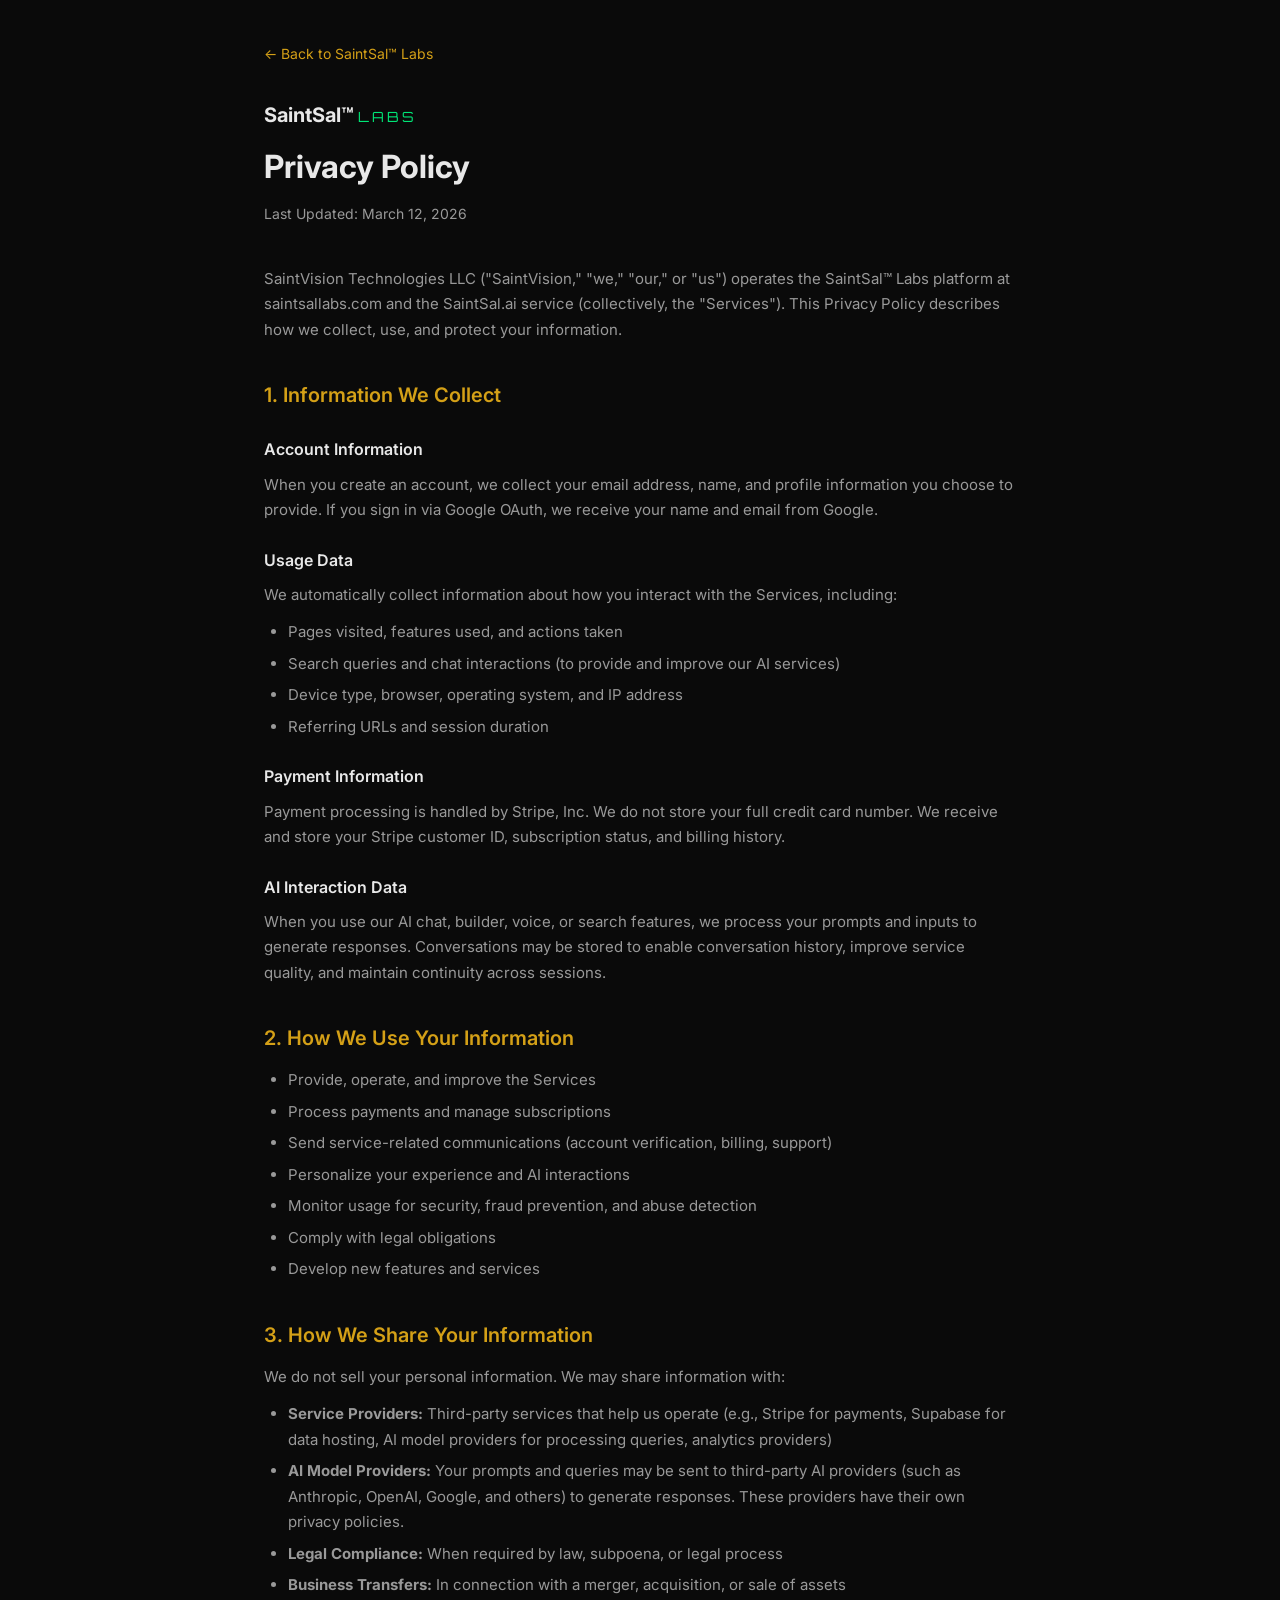
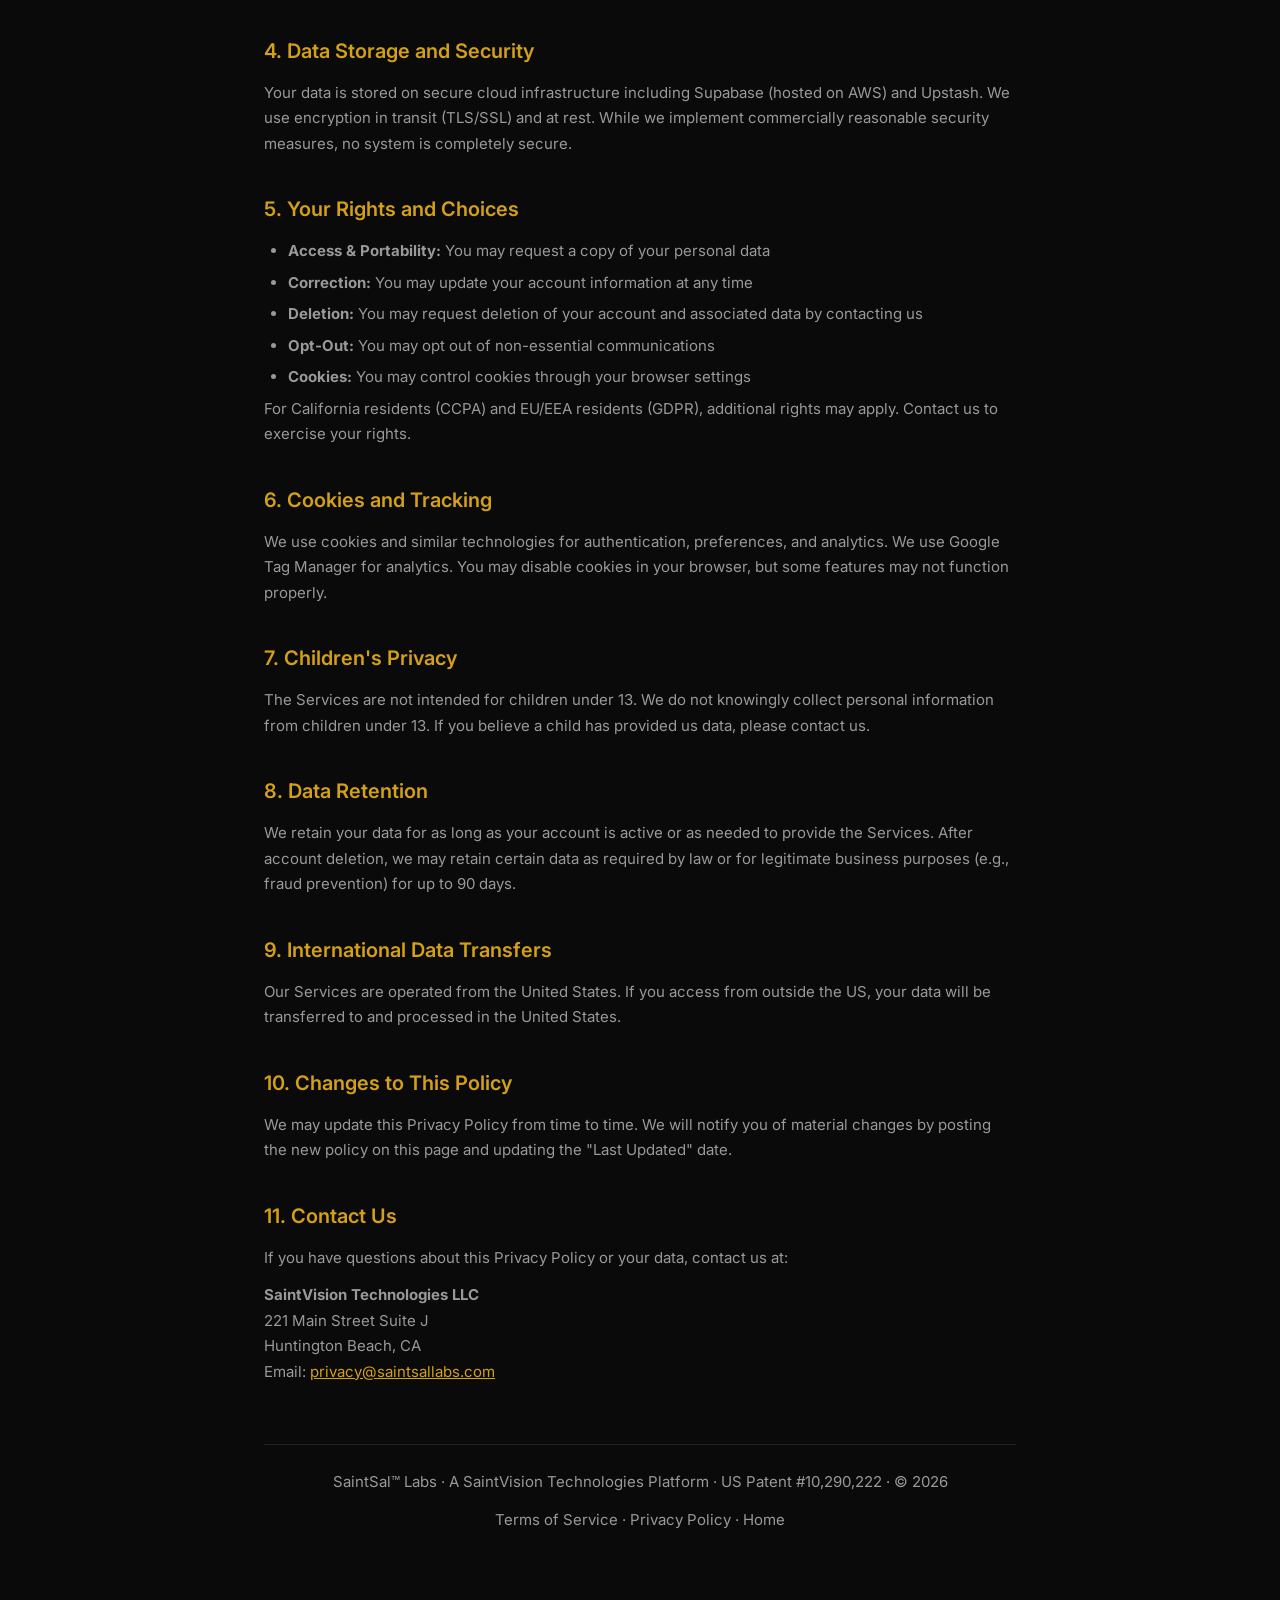
<file: privacy.html>
<!DOCTYPE html>
<html lang="en" data-theme="dark">
<head>
<meta charset="UTF-8">
<meta name="viewport" content="width=device-width, initial-scale=1.0">
<title>Privacy Policy — SaintSal™ Labs</title>
<meta name="description" content="Privacy Policy for SaintSal™ Labs by SaintVision Technologies LLC.">
<link rel="icon" type="image/png" href="favicon.png">
<link rel="apple-touch-icon" href="saintsal-icon.png">
<link rel="preconnect" href="https://fonts.googleapis.com">
<link rel="preconnect" href="https://fonts.gstatic.com" crossorigin>
<link href="https://fonts.googleapis.com/css2?family=Inter:wght@300;400;500;600;700&family=Orbitron:wght@700&display=swap" rel="stylesheet">
<style>
:root { --bg: #0a0a0a; --surface: #141414; --border: #222; --text: #e8e8e8; --text-secondary: #999; --gold: #d4a017; --green: #00e676; }
* { margin: 0; padding: 0; box-sizing: border-box; }
body { font-family: 'Inter', -apple-system, sans-serif; background: var(--bg); color: var(--text); line-height: 1.7; }
.legal-page { max-width: 800px; margin: 0 auto; padding: 40px 24px 80px; }
.legal-back { display: inline-flex; align-items: center; gap: 6px; color: var(--gold); text-decoration: none; font-size: 14px; margin-bottom: 32px; }
.legal-back:hover { text-decoration: underline; }
.legal-brand { display: flex; align-items: baseline; gap: 4px; margin-bottom: 8px; }
.legal-brand-name { font-size: 20px; font-weight: 700; color: var(--text); }
.legal-brand-labs { font-family: 'Orbitron', monospace; font-size: 14px; color: var(--green); letter-spacing: 3px; }
h1 { font-size: 32px; font-weight: 700; margin-bottom: 8px; }
.legal-updated { color: var(--text-secondary); font-size: 14px; margin-bottom: 40px; }
h2 { font-size: 20px; font-weight: 600; margin: 36px 0 12px; color: var(--gold); }
h3 { font-size: 16px; font-weight: 600; margin: 24px 0 8px; }
p, li { font-size: 15px; color: var(--text-secondary); margin-bottom: 12px; }
ul { padding-left: 24px; }
li { margin-bottom: 6px; }
a { color: var(--gold); }
.legal-footer { margin-top: 60px; padding-top: 24px; border-top: 1px solid var(--border); text-align: center; color: var(--text-secondary); font-size: 13px; }
.legal-footer a { color: var(--text-secondary); text-decoration: none; }
.legal-footer a:hover { color: var(--gold); }
</style>
</head>
<body>
<div class="legal-page">
  <a href="/" class="legal-back">← Back to SaintSal™ Labs</a>
  <div class="legal-brand">
    <span class="legal-brand-name">SaintSal™</span>
    <span class="legal-brand-labs">LABS</span>
  </div>
  <h1>Privacy Policy</h1>
  <p class="legal-updated">Last Updated: March 12, 2026</p>

  <p>SaintVision Technologies LLC ("SaintVision," "we," "our," or "us") operates the SaintSal™ Labs platform at saintsallabs.com and the SaintSal.ai service (collectively, the "Services"). This Privacy Policy describes how we collect, use, and protect your information.</p>

  <h2>1. Information We Collect</h2>

  <h3>Account Information</h3>
  <p>When you create an account, we collect your email address, name, and profile information you choose to provide. If you sign in via Google OAuth, we receive your name and email from Google.</p>

  <h3>Usage Data</h3>
  <p>We automatically collect information about how you interact with the Services, including:</p>
  <ul>
    <li>Pages visited, features used, and actions taken</li>
    <li>Search queries and chat interactions (to provide and improve our AI services)</li>
    <li>Device type, browser, operating system, and IP address</li>
    <li>Referring URLs and session duration</li>
  </ul>

  <h3>Payment Information</h3>
  <p>Payment processing is handled by Stripe, Inc. We do not store your full credit card number. We receive and store your Stripe customer ID, subscription status, and billing history.</p>

  <h3>AI Interaction Data</h3>
  <p>When you use our AI chat, builder, voice, or search features, we process your prompts and inputs to generate responses. Conversations may be stored to enable conversation history, improve service quality, and maintain continuity across sessions.</p>

  <h2>2. How We Use Your Information</h2>
  <ul>
    <li>Provide, operate, and improve the Services</li>
    <li>Process payments and manage subscriptions</li>
    <li>Send service-related communications (account verification, billing, support)</li>
    <li>Personalize your experience and AI interactions</li>
    <li>Monitor usage for security, fraud prevention, and abuse detection</li>
    <li>Comply with legal obligations</li>
    <li>Develop new features and services</li>
  </ul>

  <h2>3. How We Share Your Information</h2>
  <p>We do not sell your personal information. We may share information with:</p>
  <ul>
    <li><strong>Service Providers:</strong> Third-party services that help us operate (e.g., Stripe for payments, Supabase for data hosting, AI model providers for processing queries, analytics providers)</li>
    <li><strong>AI Model Providers:</strong> Your prompts and queries may be sent to third-party AI providers (such as Anthropic, OpenAI, Google, and others) to generate responses. These providers have their own privacy policies.</li>
    <li><strong>Legal Compliance:</strong> When required by law, subpoena, or legal process</li>
    <li><strong>Business Transfers:</strong> In connection with a merger, acquisition, or sale of assets</li>
  </ul>

  <h2>4. Data Storage and Security</h2>
  <p>Your data is stored on secure cloud infrastructure including Supabase (hosted on AWS) and Upstash. We use encryption in transit (TLS/SSL) and at rest. While we implement commercially reasonable security measures, no system is completely secure.</p>

  <h2>5. Your Rights and Choices</h2>
  <ul>
    <li><strong>Access & Portability:</strong> You may request a copy of your personal data</li>
    <li><strong>Correction:</strong> You may update your account information at any time</li>
    <li><strong>Deletion:</strong> You may request deletion of your account and associated data by contacting us</li>
    <li><strong>Opt-Out:</strong> You may opt out of non-essential communications</li>
    <li><strong>Cookies:</strong> You may control cookies through your browser settings</li>
  </ul>
  <p>For California residents (CCPA) and EU/EEA residents (GDPR), additional rights may apply. Contact us to exercise your rights.</p>

  <h2>6. Cookies and Tracking</h2>
  <p>We use cookies and similar technologies for authentication, preferences, and analytics. We use Google Tag Manager for analytics. You may disable cookies in your browser, but some features may not function properly.</p>

  <h2>7. Children's Privacy</h2>
  <p>The Services are not intended for children under 13. We do not knowingly collect personal information from children under 13. If you believe a child has provided us data, please contact us.</p>

  <h2>8. Data Retention</h2>
  <p>We retain your data for as long as your account is active or as needed to provide the Services. After account deletion, we may retain certain data as required by law or for legitimate business purposes (e.g., fraud prevention) for up to 90 days.</p>

  <h2>9. International Data Transfers</h2>
  <p>Our Services are operated from the United States. If you access from outside the US, your data will be transferred to and processed in the United States.</p>

  <h2>10. Changes to This Policy</h2>
  <p>We may update this Privacy Policy from time to time. We will notify you of material changes by posting the new policy on this page and updating the "Last Updated" date.</p>

  <h2>11. Contact Us</h2>
  <p>If you have questions about this Privacy Policy or your data, contact us at:</p>
  <p>
    <strong>SaintVision Technologies LLC</strong><br>
    221 Main Street Suite J<br>
    Huntington Beach, CA<br>
    Email: <a href="mailto:privacy@saintsallabs.com">privacy@saintsallabs.com</a>
  </p>

  <div class="legal-footer">
    <p>SaintSal™ Labs · A SaintVision Technologies Platform · US Patent #10,290,222 · © 2026</p>
    <p style="margin-top:8px"><a href="/terms.html">Terms of Service</a> · <a href="/privacy.html">Privacy Policy</a> · <a href="/">Home</a></p>
  </div>
</div>
</body>
</html>
</file>
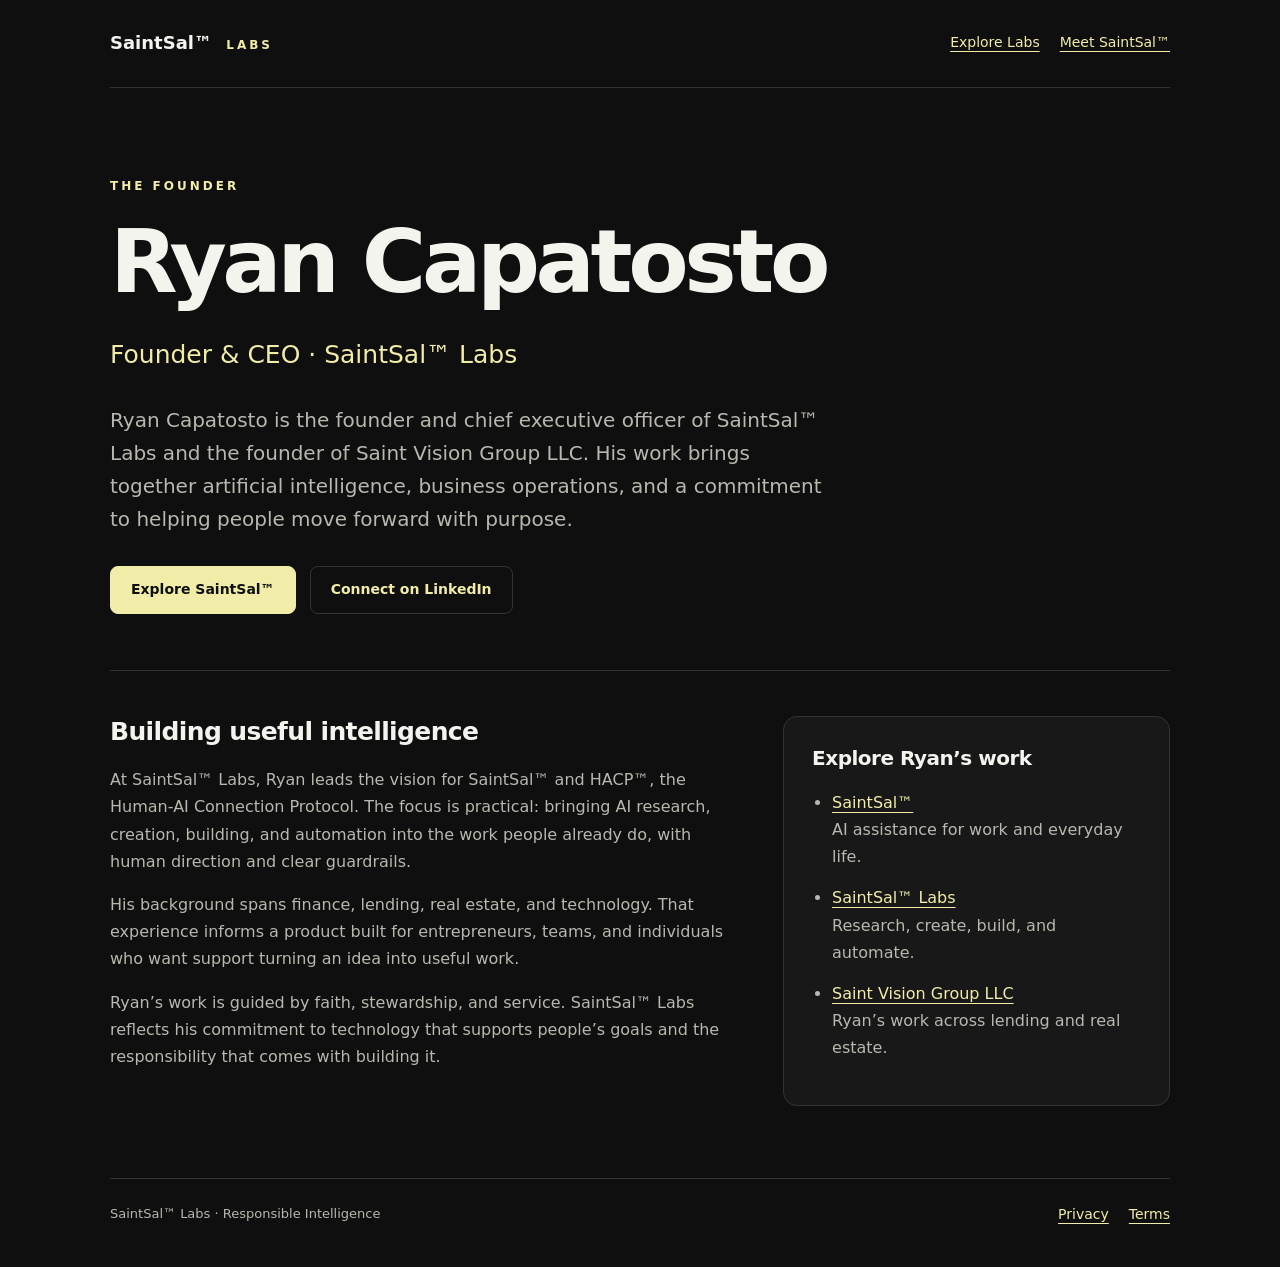
<file: ryan-capatosto.html>
<!DOCTYPE html>
<html lang="en">
<head>
<meta charset="UTF-8">
<meta name="viewport" content="width=device-width, initial-scale=1">
<title>Ryan Capatosto — Founder &amp; CEO of SaintSal™ Labs</title>
<meta name="description" content="Meet Ryan Capatosto, founder and CEO of SaintSal™ Labs and founder of Saint Vision Group LLC. Explore his work with SaintSal™ and HACP™.">
<meta name="author" content="SaintSal™ Labs">
<meta name="theme-color" content="#0f0f0f">
<link rel="canonical" href="https://www.saintsallabs.com/ryan-capatosto.html">
<link rel="icon" type="image/png" href="/favicon.png">
<meta property="og:type" content="profile">
<meta property="og:site_name" content="SaintSal™ Labs">
<meta property="og:title" content="Ryan Capatosto — Founder &amp; CEO of SaintSal™ Labs">
<meta property="og:description" content="Meet Ryan Capatosto, founder and CEO of SaintSal™ Labs and founder of Saint Vision Group LLC. Explore his work with SaintSal™ and HACP™.">
<meta property="og:url" content="https://www.saintsallabs.com/ryan-capatosto.html">
<meta property="og:image" content="https://www.saintsallabs.com/saintsal-icon.png">
<meta property="og:image:alt" content="SaintSal™ brand mark">
<meta property="profile:first_name" content="Ryan">
<meta property="profile:last_name" content="Capatosto">
<meta name="twitter:card" content="summary">
<meta name="twitter:title" content="Ryan Capatosto — Founder &amp; CEO of SaintSal™ Labs">
<meta name="twitter:description" content="Meet Ryan Capatosto, founder and CEO of SaintSal™ Labs and founder of Saint Vision Group LLC. Explore his work with SaintSal™ and HACP™.">
<meta name="twitter:image" content="https://www.saintsallabs.com/saintsal-icon.png">
<meta name="twitter:image:alt" content="SaintSal™ brand mark">
<script type="application/ld+json">
{
  "@context": "https://schema.org",
  "@graph": [
    {
      "@type": "ProfilePage",
      "@id": "https://www.saintsallabs.com/ryan-capatosto.html#profile",
      "url": "https://www.saintsallabs.com/ryan-capatosto.html",
      "name": "Ryan Capatosto — Founder and CEO of SaintSal™ Labs",
      "mainEntity": {
        "@id": "https://www.saintsallabs.com/ryan-capatosto.html#person"
      },
      "isPartOf": {
        "@id": "https://www.saintsallabs.com/#website"
      }
    },
    {
      "@type": "Person",
      "@id": "https://www.saintsallabs.com/ryan-capatosto.html#person",
      "name": "Ryan Capatosto",
      "url": "https://www.saintsallabs.com/ryan-capatosto.html",
      "jobTitle": "Founder and Chief Executive Officer",
      "worksFor": {
        "@id": "https://www.saintsallabs.com/#organization"
      },
      "description": "Ryan Capatosto is the founder and CEO of SaintSal™ Labs and the founder of Saint Vision Group LLC.",
      "sameAs": [
        "https://www.linkedin.com/in/ryan-capatosto-saintsallabs"
      ]
    },
    {
      "@type": "Organization",
      "@id": "https://www.saintsallabs.com/#organization",
      "name": "SaintSal™ Labs",
      "alternateName": "SaintSal Labs",
      "url": "https://www.saintsallabs.com/",
      "logo": "https://www.saintsallabs.com/saintsal-icon.png",
      "description": "SaintSal™ Labs brings AI research, creation, app building, and automation together, powered by SaintSal™ and HACP™.",
      "founder": {
        "@id": "https://www.saintsallabs.com/ryan-capatosto.html#person"
      }
    },
    {
      "@type": "WebSite",
      "@id": "https://www.saintsallabs.com/#website",
      "name": "SaintSal™ Labs",
      "alternateName": "SaintSal Labs",
      "url": "https://www.saintsallabs.com/",
      "publisher": {
        "@id": "https://www.saintsallabs.com/#organization"
      },
      "inLanguage": "en-US"
    }
  ]
}
</script>
<style>
:root{color-scheme:dark;--bg:#0f0f0f;--surface:#181818;--gold:#f1eda9;--text:#f4f4ef;--muted:#b8b8af;--line:#34342e}
*{box-sizing:border-box}
body{margin:0;background:var(--bg);color:var(--text);font-family:Inter,system-ui,-apple-system,BlinkMacSystemFont,"Segoe UI",sans-serif;line-height:1.7}
a{color:var(--gold);text-underline-offset:4px}
a:focus-visible{outline:2px solid var(--gold);outline-offset:6px}
.skip{position:absolute;top:-80px;left:20px;background:var(--gold);color:var(--bg);padding:10px 18px;z-index:2}
.skip:focus{top:12px}
header,main,footer{width:min(1060px,100% - 48px);margin-inline:auto}
header{display:flex;align-items:center;justify-content:space-between;gap:24px;padding-block:28px;border-bottom:1px solid var(--line)}
.brand{font-size:18px;font-weight:750;text-decoration:none;color:var(--text)}
.brand span{color:var(--gold);font-size:12px;letter-spacing:3px;margin-left:8px}
nav{display:flex;flex-wrap:wrap;gap:20px;font-size:14px}
.hero{padding:88px 0 56px;max-width:820px}
.eyebrow{text-transform:uppercase;letter-spacing:3px;font-size:12px;font-weight:700;color:var(--gold);margin:0 0 20px}
h1{font-size:clamp(44px,8vw,88px);line-height:1.04;letter-spacing:-.05em;margin:0 0 26px;font-weight:750}
.role{font-size:clamp(18px,3vw,25px);color:var(--gold);margin:0 0 28px}
.lead{font-size:20px;line-height:1.65;color:var(--muted);max-width:730px}
.actions{display:flex;gap:14px;flex-wrap:wrap;margin-top:30px}
.button{padding:11px 20px;border:1px solid var(--line);border-radius:8px;text-decoration:none;font-size:14px;font-weight:650}
.button.primary{background:var(--gold);border-color:var(--gold);color:var(--bg)}
.content{display:grid;grid-template-columns:minmax(0,1.6fr) minmax(0,1fr);gap:54px;padding:45px 0 72px;border-top:1px solid var(--line)}
h2{font-size:25px;line-height:1.3;letter-spacing:-.025em;margin:0 0 18px}
p{color:var(--muted)}
.card{padding:28px;background:var(--surface);border:1px solid var(--line);border-radius:14px;align-self:start}
.card h2{font-size:20px}
ul{padding-left:20px;color:var(--muted)}
li{margin-bottom:14px}
footer{border-top:1px solid var(--line);padding:24px 0 40px;font-size:13px;color:var(--muted);display:flex;justify-content:space-between;flex-wrap:wrap;gap:16px}
@media(max-width:680px){header,main,footer{width:calc(100% - 36px)}header{align-items:flex-start;flex-direction:column;gap:12px}.hero{padding:54px 0 38px}.content{grid-template-columns:1fr;gap:28px;padding-block:32px 48px}.lead{font-size:18px}}
</style>
</head>
<body>
<a class="skip" href="#main">Skip to content</a>
<header>
<a class="brand" href="/">SaintSal™ <span>LABS</span></a>
<nav aria-label="Main navigation"><a href="/">Explore Labs</a><a href="https://www.saintsal.ai/">Meet SaintSal™</a></nav>
</header>
<main id="main">
<section class="hero" aria-labelledby="founder-name">
<p class="eyebrow">The founder</p>
<h1 id="founder-name">Ryan Capatosto</h1>
<p class="role">Founder &amp; CEO · SaintSal™ Labs</p>
<p class="lead">Ryan Capatosto is the founder and chief executive officer of SaintSal™ Labs and the founder of Saint Vision Group LLC. His work brings together artificial intelligence, business operations, and a commitment to helping people move forward with purpose.</p>
<div class="actions"><a class="button primary" href="https://www.saintsal.ai/">Explore SaintSal™</a><a class="button" href="https://www.linkedin.com/in/ryan-capatosto-saintsallabs" rel="me">Connect on LinkedIn</a></div>
</section>
<div class="content">
<section aria-labelledby="work">
<h2 id="work">Building useful intelligence</h2>
<p>At SaintSal™ Labs, Ryan leads the vision for SaintSal™ and HACP™, the Human-AI Connection Protocol. The focus is practical: bringing AI research, creation, building, and automation into the work people already do, with human direction and clear guardrails.</p>
<p>His background spans finance, lending, real estate, and technology. That experience informs a product built for entrepreneurs, teams, and individuals who want support turning an idea into useful work.</p>
<p>Ryan’s work is guided by faith, stewardship, and service. SaintSal™ Labs reflects his commitment to technology that supports people’s goals and the responsibility that comes with building it.</p>
</section>
<aside class="card" aria-labelledby="platforms">
<h2 id="platforms">Explore Ryan’s work</h2>
<ul>
<li><a href="https://www.saintsal.ai/">SaintSal™</a><br>AI assistance for work and everyday life.</li>
<li><a href="/">SaintSal™ Labs</a><br>Research, create, build, and automate.</li>
<li><a href="https://saintvisiongroup.com/">Saint Vision Group LLC</a><br>Ryan’s work across lending and real estate.</li>
</ul>
</aside>
</div>
</main>
<footer><span>SaintSal™ Labs · Responsible Intelligence</span><nav aria-label="Legal"><a href="/privacy.html">Privacy</a><a href="/terms.html">Terms</a></nav></footer>
</body>
</html>
</file>
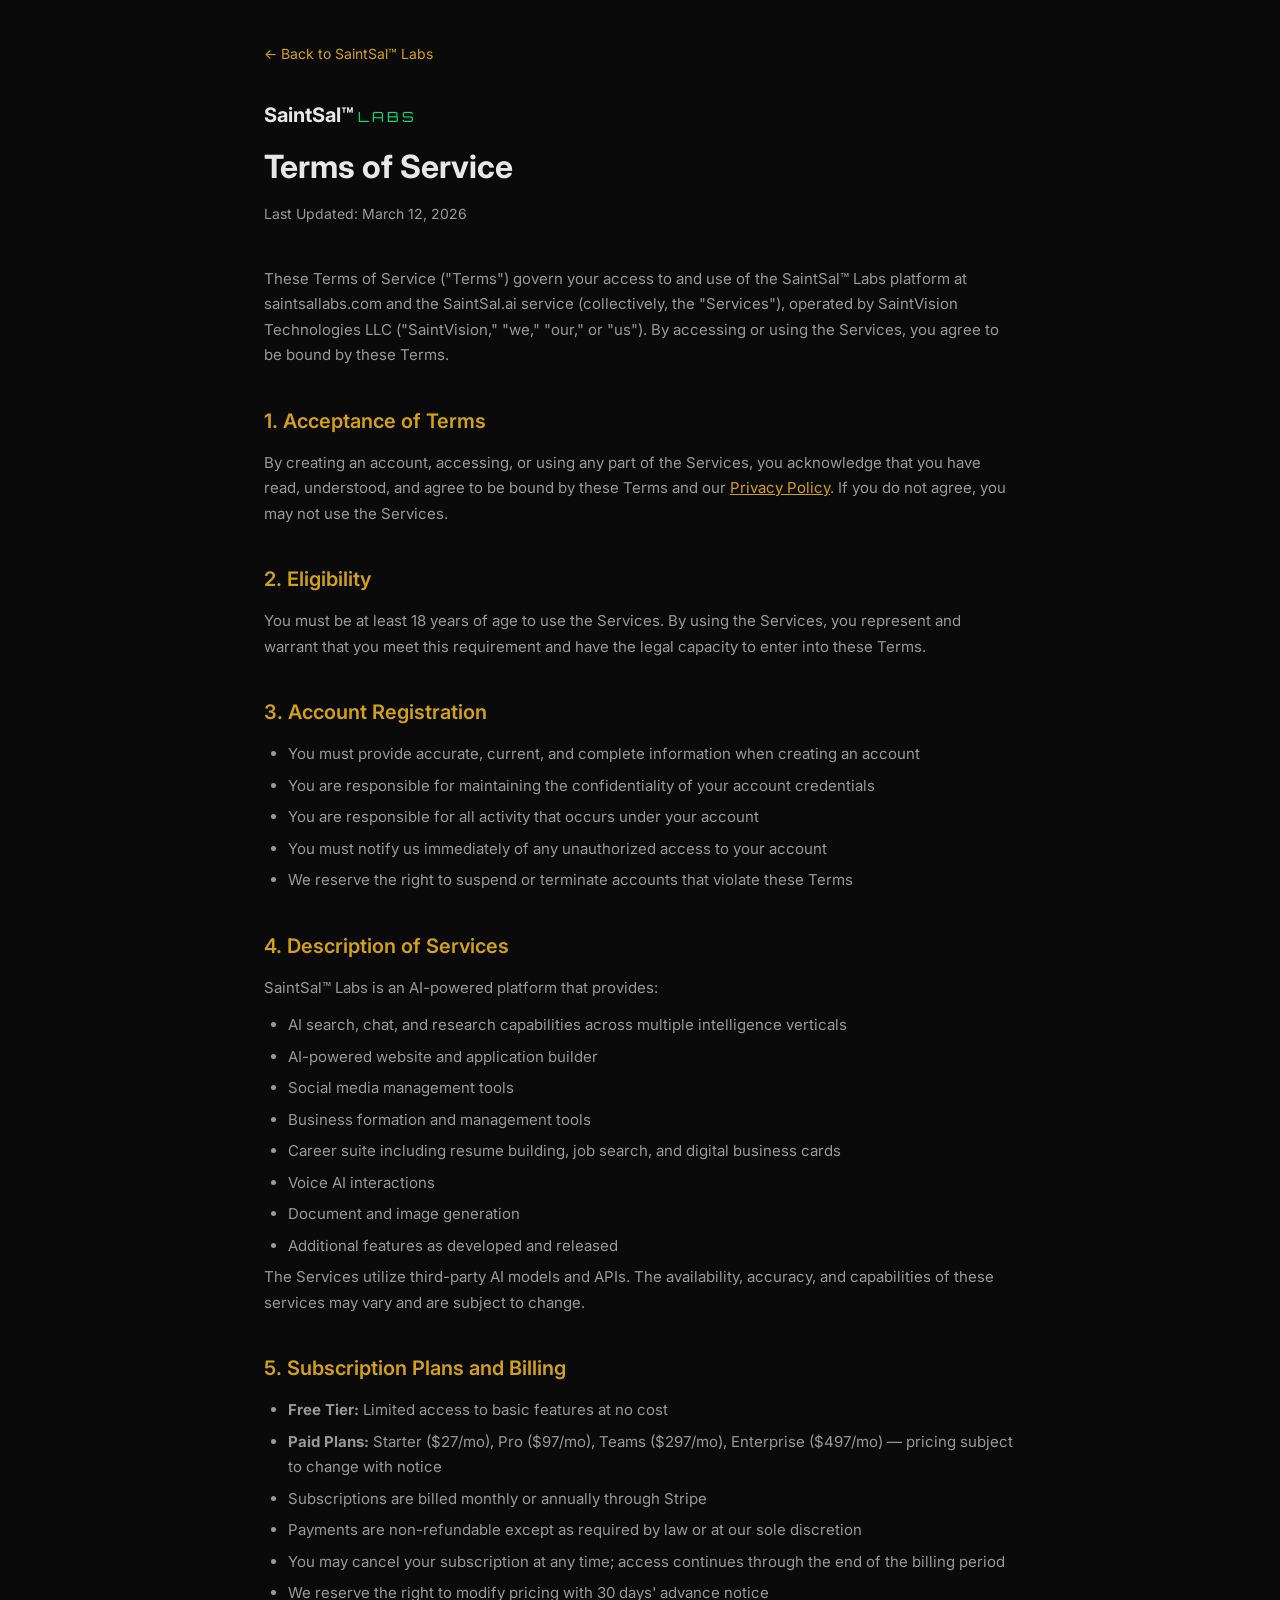
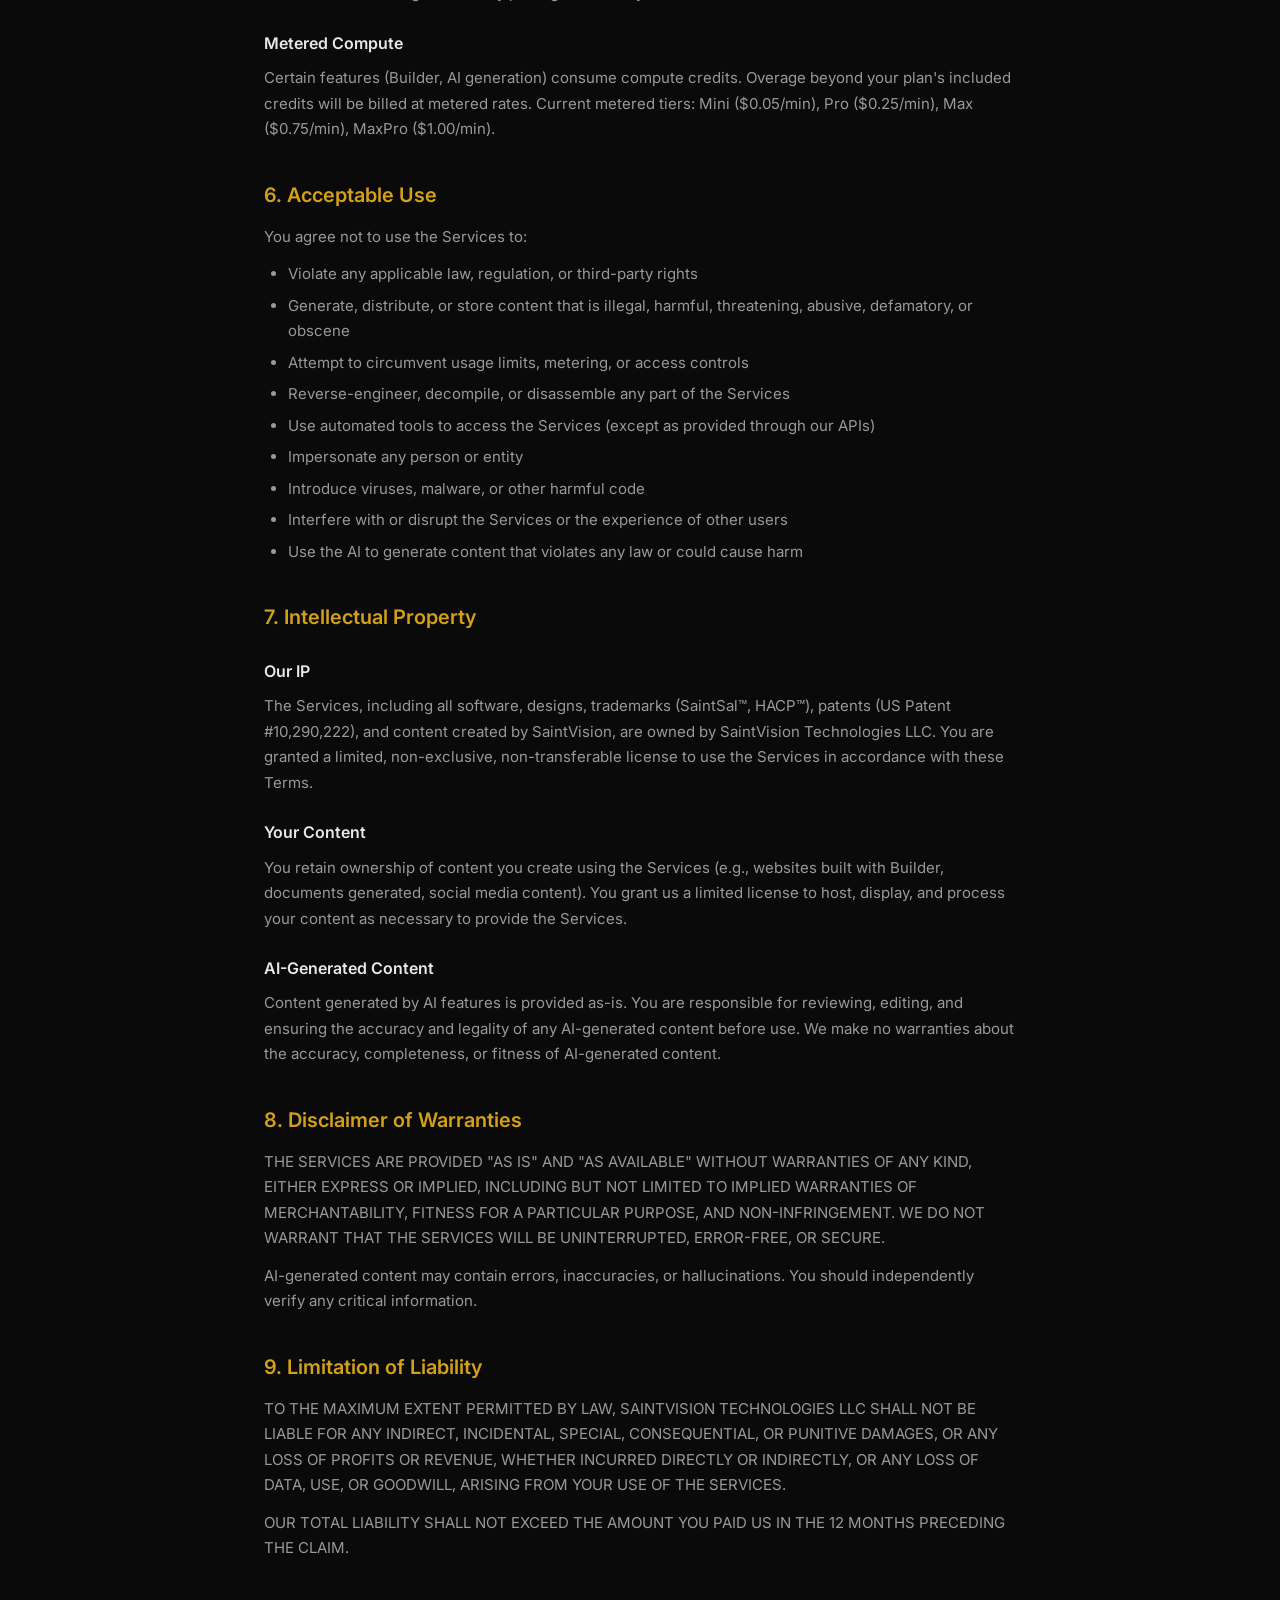
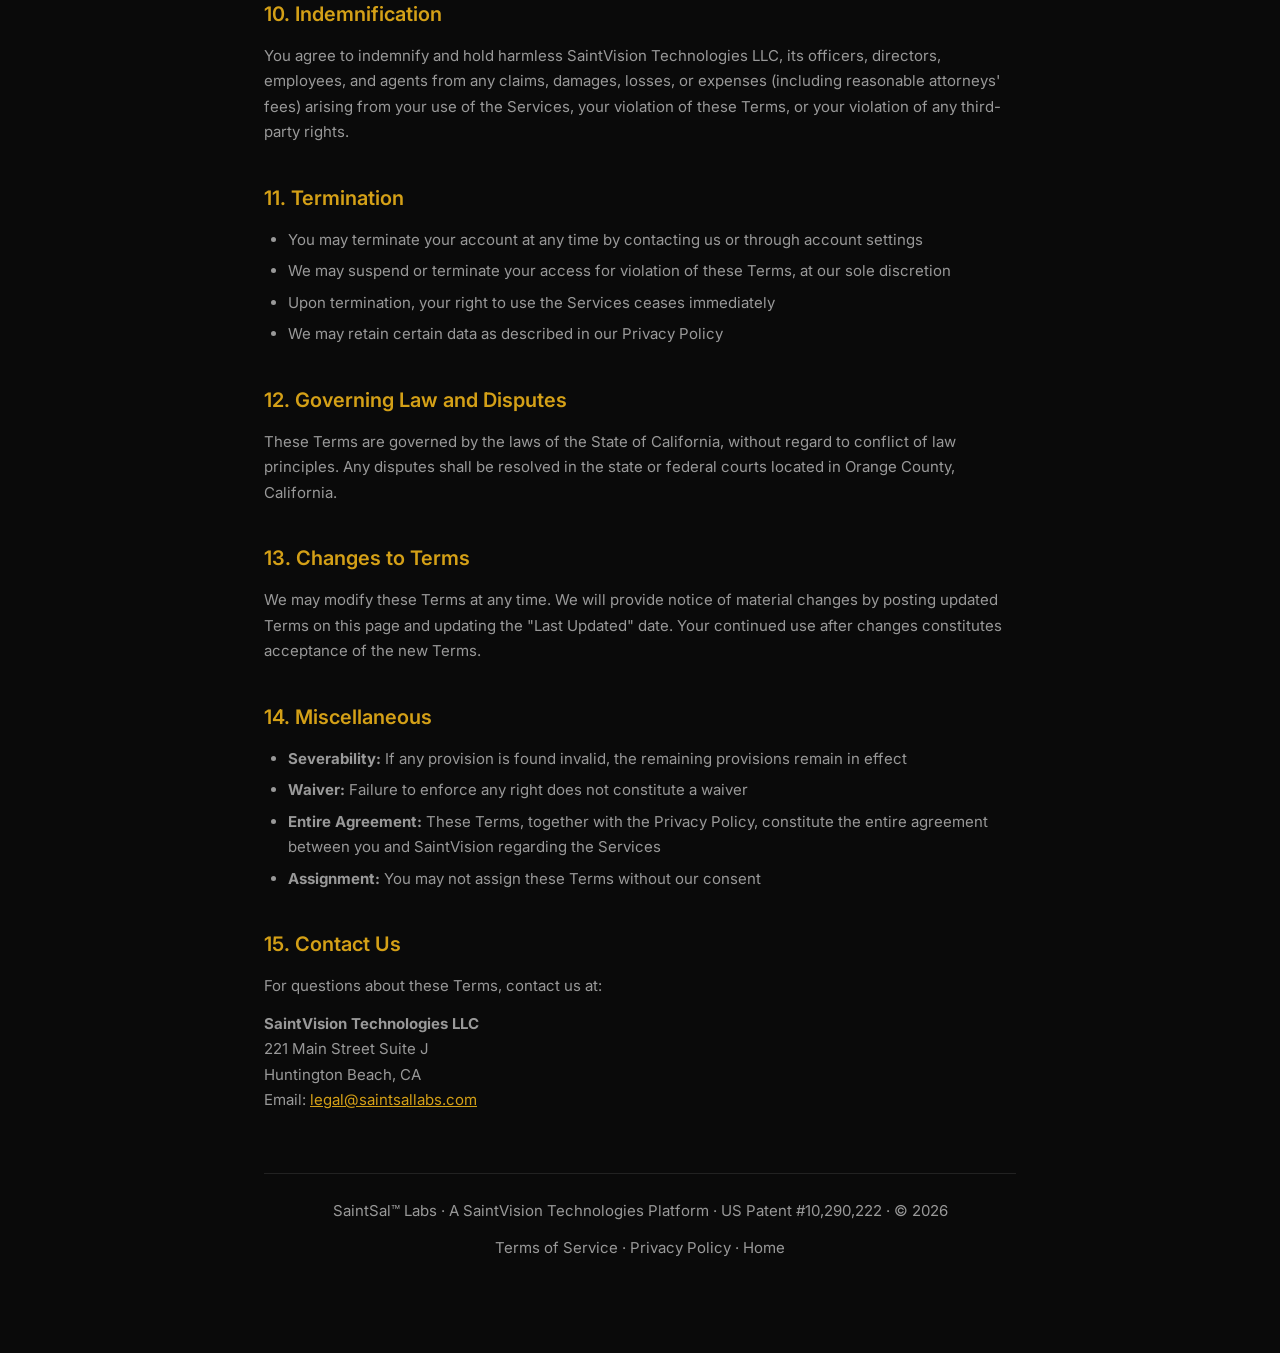
<file: terms.html>
<!DOCTYPE html>
<html lang="en" data-theme="dark">
<head>
<meta charset="UTF-8">
<meta name="viewport" content="width=device-width, initial-scale=1.0">
<title>Terms of Service — SaintSal™ Labs</title>
<meta name="description" content="Terms of Service for SaintSal™ Labs by SaintVision Technologies LLC.">
<link rel="icon" type="image/png" href="favicon.png">
<link rel="apple-touch-icon" href="saintsal-icon.png">
<link rel="preconnect" href="https://fonts.googleapis.com">
<link rel="preconnect" href="https://fonts.gstatic.com" crossorigin>
<link href="https://fonts.googleapis.com/css2?family=Inter:wght@300;400;500;600;700&family=Orbitron:wght@700&display=swap" rel="stylesheet">
<style>
:root { --bg: #0a0a0a; --surface: #141414; --border: #222; --text: #e8e8e8; --text-secondary: #999; --gold: #d4a017; --green: #00e676; }
* { margin: 0; padding: 0; box-sizing: border-box; }
body { font-family: 'Inter', -apple-system, sans-serif; background: var(--bg); color: var(--text); line-height: 1.7; }
.legal-page { max-width: 800px; margin: 0 auto; padding: 40px 24px 80px; }
.legal-back { display: inline-flex; align-items: center; gap: 6px; color: var(--gold); text-decoration: none; font-size: 14px; margin-bottom: 32px; }
.legal-back:hover { text-decoration: underline; }
.legal-brand { display: flex; align-items: baseline; gap: 4px; margin-bottom: 8px; }
.legal-brand-name { font-size: 20px; font-weight: 700; color: var(--text); }
.legal-brand-labs { font-family: 'Orbitron', monospace; font-size: 14px; color: var(--green); letter-spacing: 3px; }
h1 { font-size: 32px; font-weight: 700; margin-bottom: 8px; }
.legal-updated { color: var(--text-secondary); font-size: 14px; margin-bottom: 40px; }
h2 { font-size: 20px; font-weight: 600; margin: 36px 0 12px; color: var(--gold); }
h3 { font-size: 16px; font-weight: 600; margin: 24px 0 8px; }
p, li { font-size: 15px; color: var(--text-secondary); margin-bottom: 12px; }
ul { padding-left: 24px; }
li { margin-bottom: 6px; }
a { color: var(--gold); }
.legal-footer { margin-top: 60px; padding-top: 24px; border-top: 1px solid var(--border); text-align: center; color: var(--text-secondary); font-size: 13px; }
.legal-footer a { color: var(--text-secondary); text-decoration: none; }
.legal-footer a:hover { color: var(--gold); }
</style>
</head>
<body>
<div class="legal-page">
  <a href="/" class="legal-back">← Back to SaintSal™ Labs</a>
  <div class="legal-brand">
    <span class="legal-brand-name">SaintSal™</span>
    <span class="legal-brand-labs">LABS</span>
  </div>
  <h1>Terms of Service</h1>
  <p class="legal-updated">Last Updated: March 12, 2026</p>

  <p>These Terms of Service ("Terms") govern your access to and use of the SaintSal™ Labs platform at saintsallabs.com and the SaintSal.ai service (collectively, the "Services"), operated by SaintVision Technologies LLC ("SaintVision," "we," "our," or "us"). By accessing or using the Services, you agree to be bound by these Terms.</p>

  <h2>1. Acceptance of Terms</h2>
  <p>By creating an account, accessing, or using any part of the Services, you acknowledge that you have read, understood, and agree to be bound by these Terms and our <a href="/privacy.html">Privacy Policy</a>. If you do not agree, you may not use the Services.</p>

  <h2>2. Eligibility</h2>
  <p>You must be at least 18 years of age to use the Services. By using the Services, you represent and warrant that you meet this requirement and have the legal capacity to enter into these Terms.</p>

  <h2>3. Account Registration</h2>
  <ul>
    <li>You must provide accurate, current, and complete information when creating an account</li>
    <li>You are responsible for maintaining the confidentiality of your account credentials</li>
    <li>You are responsible for all activity that occurs under your account</li>
    <li>You must notify us immediately of any unauthorized access to your account</li>
    <li>We reserve the right to suspend or terminate accounts that violate these Terms</li>
  </ul>

  <h2>4. Description of Services</h2>
  <p>SaintSal™ Labs is an AI-powered platform that provides:</p>
  <ul>
    <li>AI search, chat, and research capabilities across multiple intelligence verticals</li>
    <li>AI-powered website and application builder</li>
    <li>Social media management tools</li>
    <li>Business formation and management tools</li>
    <li>Career suite including resume building, job search, and digital business cards</li>
    <li>Voice AI interactions</li>
    <li>Document and image generation</li>
    <li>Additional features as developed and released</li>
  </ul>
  <p>The Services utilize third-party AI models and APIs. The availability, accuracy, and capabilities of these services may vary and are subject to change.</p>

  <h2>5. Subscription Plans and Billing</h2>
  <ul>
    <li><strong>Free Tier:</strong> Limited access to basic features at no cost</li>
    <li><strong>Paid Plans:</strong> Starter ($27/mo), Pro ($97/mo), Teams ($297/mo), Enterprise ($497/mo) — pricing subject to change with notice</li>
    <li>Subscriptions are billed monthly or annually through Stripe</li>
    <li>Payments are non-refundable except as required by law or at our sole discretion</li>
    <li>You may cancel your subscription at any time; access continues through the end of the billing period</li>
    <li>We reserve the right to modify pricing with 30 days' advance notice</li>
  </ul>

  <h3>Metered Compute</h3>
  <p>Certain features (Builder, AI generation) consume compute credits. Overage beyond your plan's included credits will be billed at metered rates. Current metered tiers: Mini ($0.05/min), Pro ($0.25/min), Max ($0.75/min), MaxPro ($1.00/min).</p>

  <h2>6. Acceptable Use</h2>
  <p>You agree not to use the Services to:</p>
  <ul>
    <li>Violate any applicable law, regulation, or third-party rights</li>
    <li>Generate, distribute, or store content that is illegal, harmful, threatening, abusive, defamatory, or obscene</li>
    <li>Attempt to circumvent usage limits, metering, or access controls</li>
    <li>Reverse-engineer, decompile, or disassemble any part of the Services</li>
    <li>Use automated tools to access the Services (except as provided through our APIs)</li>
    <li>Impersonate any person or entity</li>
    <li>Introduce viruses, malware, or other harmful code</li>
    <li>Interfere with or disrupt the Services or the experience of other users</li>
    <li>Use the AI to generate content that violates any law or could cause harm</li>
  </ul>

  <h2>7. Intellectual Property</h2>

  <h3>Our IP</h3>
  <p>The Services, including all software, designs, trademarks (SaintSal™, HACP™), patents (US Patent #10,290,222), and content created by SaintVision, are owned by SaintVision Technologies LLC. You are granted a limited, non-exclusive, non-transferable license to use the Services in accordance with these Terms.</p>

  <h3>Your Content</h3>
  <p>You retain ownership of content you create using the Services (e.g., websites built with Builder, documents generated, social media content). You grant us a limited license to host, display, and process your content as necessary to provide the Services.</p>

  <h3>AI-Generated Content</h3>
  <p>Content generated by AI features is provided as-is. You are responsible for reviewing, editing, and ensuring the accuracy and legality of any AI-generated content before use. We make no warranties about the accuracy, completeness, or fitness of AI-generated content.</p>

  <h2>8. Disclaimer of Warranties</h2>
  <p>THE SERVICES ARE PROVIDED "AS IS" AND "AS AVAILABLE" WITHOUT WARRANTIES OF ANY KIND, EITHER EXPRESS OR IMPLIED, INCLUDING BUT NOT LIMITED TO IMPLIED WARRANTIES OF MERCHANTABILITY, FITNESS FOR A PARTICULAR PURPOSE, AND NON-INFRINGEMENT. WE DO NOT WARRANT THAT THE SERVICES WILL BE UNINTERRUPTED, ERROR-FREE, OR SECURE.</p>
  <p>AI-generated content may contain errors, inaccuracies, or hallucinations. You should independently verify any critical information.</p>

  <h2>9. Limitation of Liability</h2>
  <p>TO THE MAXIMUM EXTENT PERMITTED BY LAW, SAINTVISION TECHNOLOGIES LLC SHALL NOT BE LIABLE FOR ANY INDIRECT, INCIDENTAL, SPECIAL, CONSEQUENTIAL, OR PUNITIVE DAMAGES, OR ANY LOSS OF PROFITS OR REVENUE, WHETHER INCURRED DIRECTLY OR INDIRECTLY, OR ANY LOSS OF DATA, USE, OR GOODWILL, ARISING FROM YOUR USE OF THE SERVICES.</p>
  <p>OUR TOTAL LIABILITY SHALL NOT EXCEED THE AMOUNT YOU PAID US IN THE 12 MONTHS PRECEDING THE CLAIM.</p>

  <h2>10. Indemnification</h2>
  <p>You agree to indemnify and hold harmless SaintVision Technologies LLC, its officers, directors, employees, and agents from any claims, damages, losses, or expenses (including reasonable attorneys' fees) arising from your use of the Services, your violation of these Terms, or your violation of any third-party rights.</p>

  <h2>11. Termination</h2>
  <ul>
    <li>You may terminate your account at any time by contacting us or through account settings</li>
    <li>We may suspend or terminate your access for violation of these Terms, at our sole discretion</li>
    <li>Upon termination, your right to use the Services ceases immediately</li>
    <li>We may retain certain data as described in our Privacy Policy</li>
  </ul>

  <h2>12. Governing Law and Disputes</h2>
  <p>These Terms are governed by the laws of the State of California, without regard to conflict of law principles. Any disputes shall be resolved in the state or federal courts located in Orange County, California.</p>

  <h2>13. Changes to Terms</h2>
  <p>We may modify these Terms at any time. We will provide notice of material changes by posting updated Terms on this page and updating the "Last Updated" date. Your continued use after changes constitutes acceptance of the new Terms.</p>

  <h2>14. Miscellaneous</h2>
  <ul>
    <li><strong>Severability:</strong> If any provision is found invalid, the remaining provisions remain in effect</li>
    <li><strong>Waiver:</strong> Failure to enforce any right does not constitute a waiver</li>
    <li><strong>Entire Agreement:</strong> These Terms, together with the Privacy Policy, constitute the entire agreement between you and SaintVision regarding the Services</li>
    <li><strong>Assignment:</strong> You may not assign these Terms without our consent</li>
  </ul>

  <h2>15. Contact Us</h2>
  <p>For questions about these Terms, contact us at:</p>
  <p>
    <strong>SaintVision Technologies LLC</strong><br>
    221 Main Street Suite J<br>
    Huntington Beach, CA<br>
    Email: <a href="mailto:legal@saintsallabs.com">legal@saintsallabs.com</a>
  </p>

  <div class="legal-footer">
    <p>SaintSal™ Labs · A SaintVision Technologies Platform · US Patent #10,290,222 · © 2026</p>
    <p style="margin-top:8px"><a href="/terms.html">Terms of Service</a> · <a href="/privacy.html">Privacy Policy</a> · <a href="/">Home</a></p>
  </div>
</div>
</body>
</html>
</file>
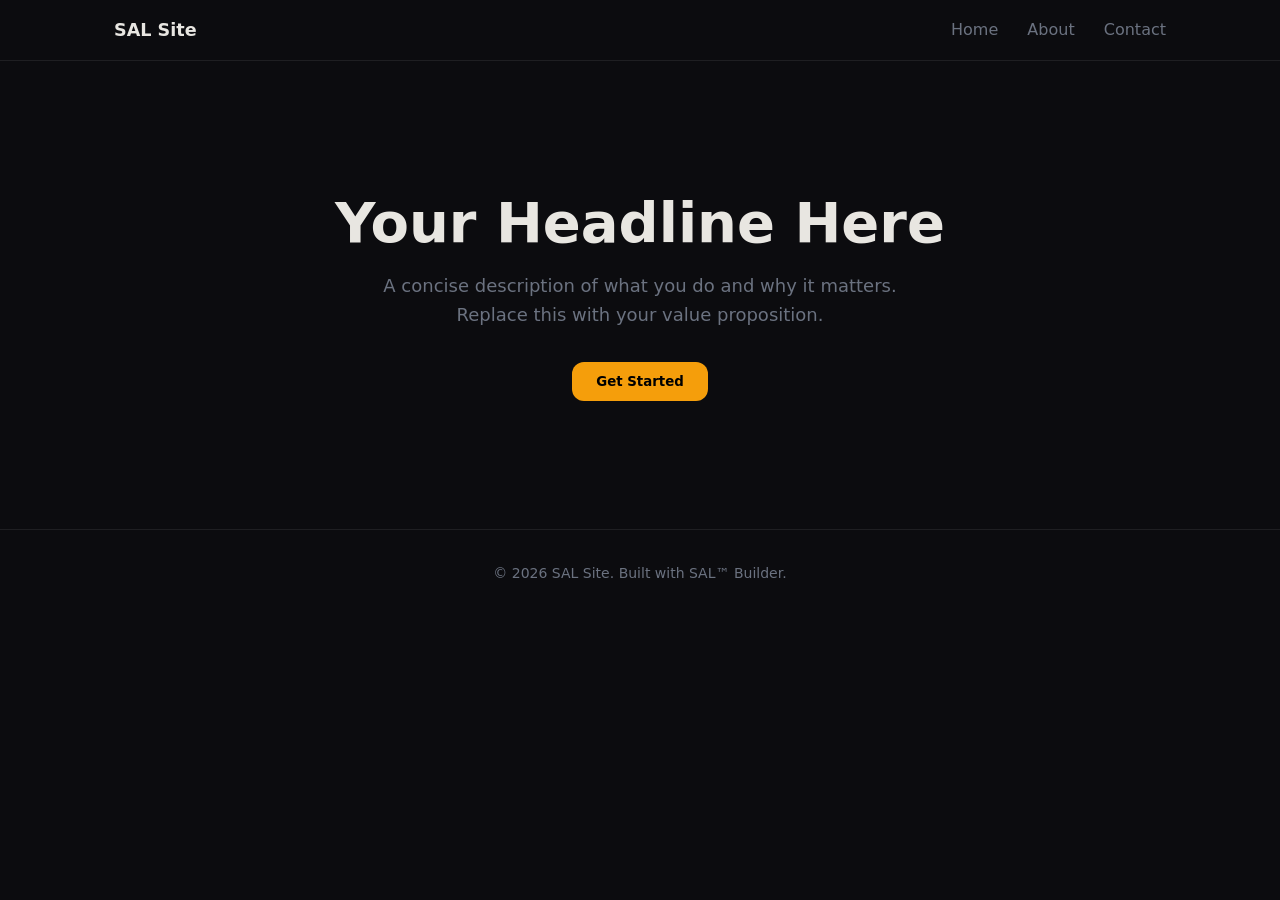
<file: templates/html-site.html>
<!DOCTYPE html>
<html lang="en">
<head>
  <meta charset="UTF-8" />
  <meta name="viewport" content="width=device-width, initial-scale=1.0" />
  <title>SAL Site</title>
  <style>
    *, *::before, *::after { box-sizing: border-box; margin: 0; padding: 0; }
    :root {
      --bg: #0C0C0F;
      --surface: #161616;
      --surface2: #1e1e1e;
      --gold: #F59E0B;
      --gold-dim: rgba(245,158,11,0.15);
      --text: #E8E6E1;
      --muted: #6b7280;
      --border: rgba(255,255,255,0.08);
      --radius: 12px;
      --font: 'Inter', system-ui, -apple-system, sans-serif;
    }
    html { scroll-behavior: smooth; }
    body { background: var(--bg); color: var(--text); font-family: var(--font); line-height: 1.6; }
    a { color: var(--gold); text-decoration: none; }
    a:hover { text-decoration: underline; }
    button {
      cursor: pointer; border: none; font-family: var(--font);
      background: var(--gold); color: #000; font-weight: 600;
      padding: 0.75rem 1.5rem; border-radius: var(--radius);
      transition: background 0.2s, transform 0.1s;
    }
    button:hover { background: #fbbf24; }
    button:active { transform: scale(0.98); }
    .container { max-width: 1100px; margin: 0 auto; padding: 0 1.5rem; }
    .card {
      background: var(--surface); border: 1px solid var(--border);
      border-radius: var(--radius); padding: 1.5rem;
    }
    header {
      border-bottom: 1px solid var(--border); padding: 1rem 0;
      position: sticky; top: 0; background: var(--bg); z-index: 100;
    }
    header .inner { display: flex; align-items: center; justify-content: space-between; }
    nav a { margin-left: 1.5rem; color: var(--muted); transition: color 0.2s; }
    nav a:hover { color: var(--text); text-decoration: none; }
    main { padding: 4rem 0; }
    footer { border-top: 1px solid var(--border); padding: 2rem 0; text-align: center; color: var(--muted); font-size: 0.875rem; }
    @media (max-width: 640px) { nav { display: none; } }
  </style>
</head>
<body>
  <header>
    <div class="container">
      <div class="inner">
        <span style="font-weight:700;font-size:1.1rem;">SAL Site</span>
        <nav>
          <a href="#home">Home</a>
          <a href="#about">About</a>
          <a href="#contact">Contact</a>
        </nav>
      </div>
    </div>
  </header>

  <main>
    <div class="container">
      <section id="home" style="text-align:center;padding:4rem 0;">
        <h1 style="font-size:clamp(2rem,5vw,3.5rem);font-weight:800;margin-bottom:1rem;line-height:1.2;">
          Your Headline Here
        </h1>
        <p style="color:var(--muted);font-size:1.125rem;max-width:560px;margin:0 auto 2rem;">
          A concise description of what you do and why it matters. Replace this with your value proposition.
        </p>
        <button onclick="alert('CTA clicked!')">Get Started</button>
      </section>
    </div>
  </main>

  <footer>
    <div class="container">
      <p>&copy; 2026 SAL Site. Built with SAL™ Builder.</p>
    </div>
  </footer>

  <script>
    // JS entry point — replace with your app logic
    console.log('SAL Site ready');
  </script>
</body>
</html>
</file>
